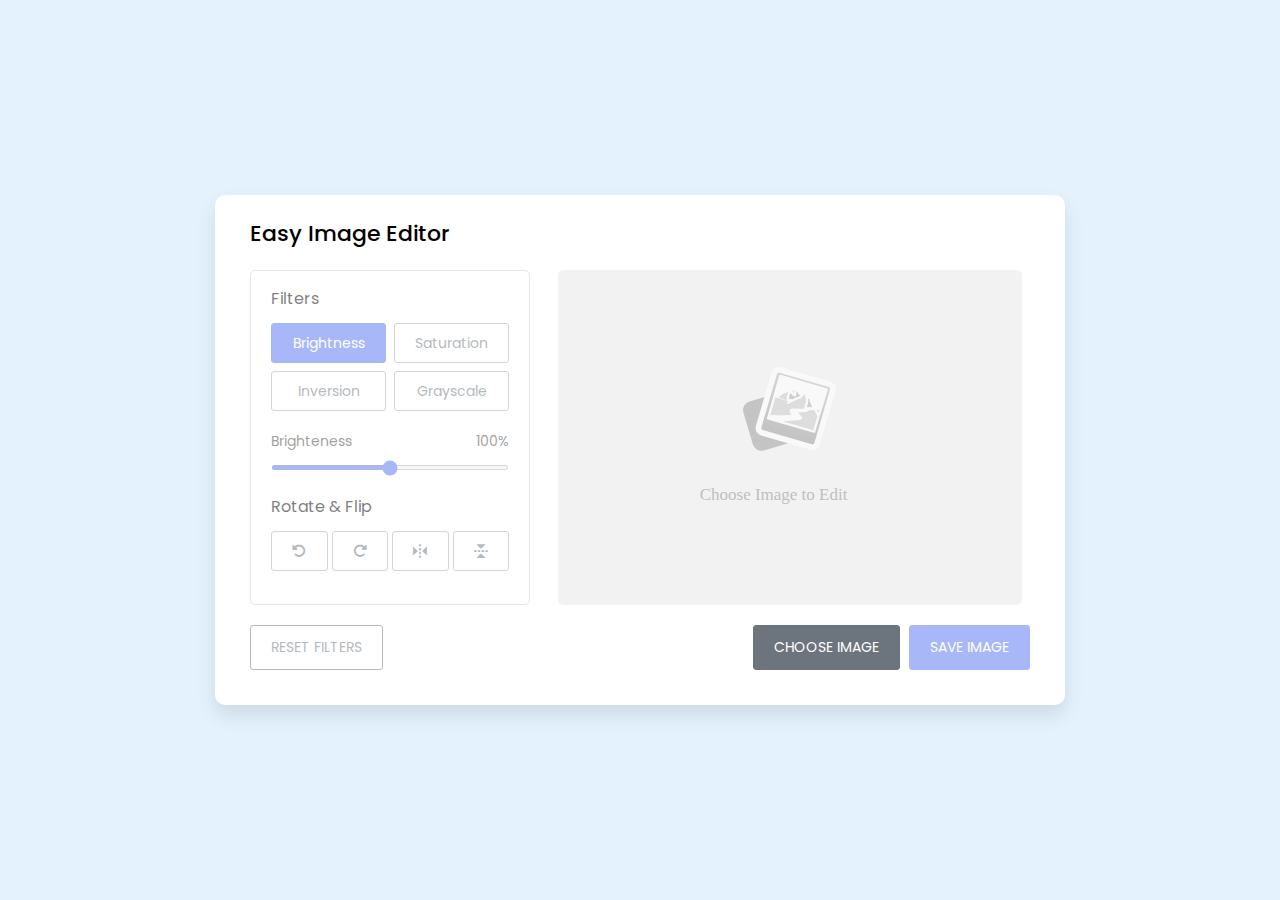
<file: Image-editor/index.html>
<!DOCTYPE html>
<html lang="en" dir="ltr">
  <head>
    <meta charset="utf-8">
    <title>Image Editor JavaScript | CodingNepal</title>
    <link rel="stylesheet" href="style.css">
    <meta name="viewport" content="width=device-width, initial-scale=1.0">
    <link rel="stylesheet" href="https://unpkg.com/boxicons@2.1.2/css/boxicons.min.css">
    <link rel="stylesheet" href="https://cdnjs.cloudflare.com/ajax/libs/font-awesome/6.1.1/css/all.min.css"/>
  </head>
  <body>
    <div class="container disable">
        <h2>Easy Image Editor</h2>
        <div class="wrapper">
            <div class="editor-panel">
                <div class="filter">
                    <label class="title">Filters</label>
                    <div class="options">
                        <button id="brightness" class="active">Brightness</button>
                        <button id="saturation">Saturation</button>
                        <button id="inversion">Inversion</button>
                        <button id="grayscale">Grayscale</button>
                    </div>
                    <div class="slider">
                        <div class="filter-info">
                            <p class="name">Brighteness</p>
                            <p class="value">100%</p>
                        </div>
                        <input type="range" value="100" min="0" max="200">
                    </div>
                </div>
                <div class="rotate">
                    <label class="title">Rotate & Flip</label>
                    <div class="options">
                        <button id="left"><i class="fa-solid fa-rotate-left"></i></button>
                        <button id="right"><i class="fa-solid fa-rotate-right"></i></button>
                        <button id="horizontal"><i class='bx bx-reflect-vertical'></i></button>
                        <button id="vertical"><i class='bx bx-reflect-horizontal' ></i></button>
                    </div>
                </div>
            </div>
            <div class="preview-img">
                <img src="image-placeholder.svg" alt="preview-img">
            </div>
        </div>
        <div class="controls">
            <button class="reset-filter">Reset Filters</button>
            <div class="row">
                <input type="file" class="file-input" accept="image/*" hidden>
                <button class="choose-img">Choose Image</button>
                <button class="save-img">Save Image</button>
            </div>
        </div>
    </div>

    <script src="script.js"></script>
    
  </body>
</html>
</file>
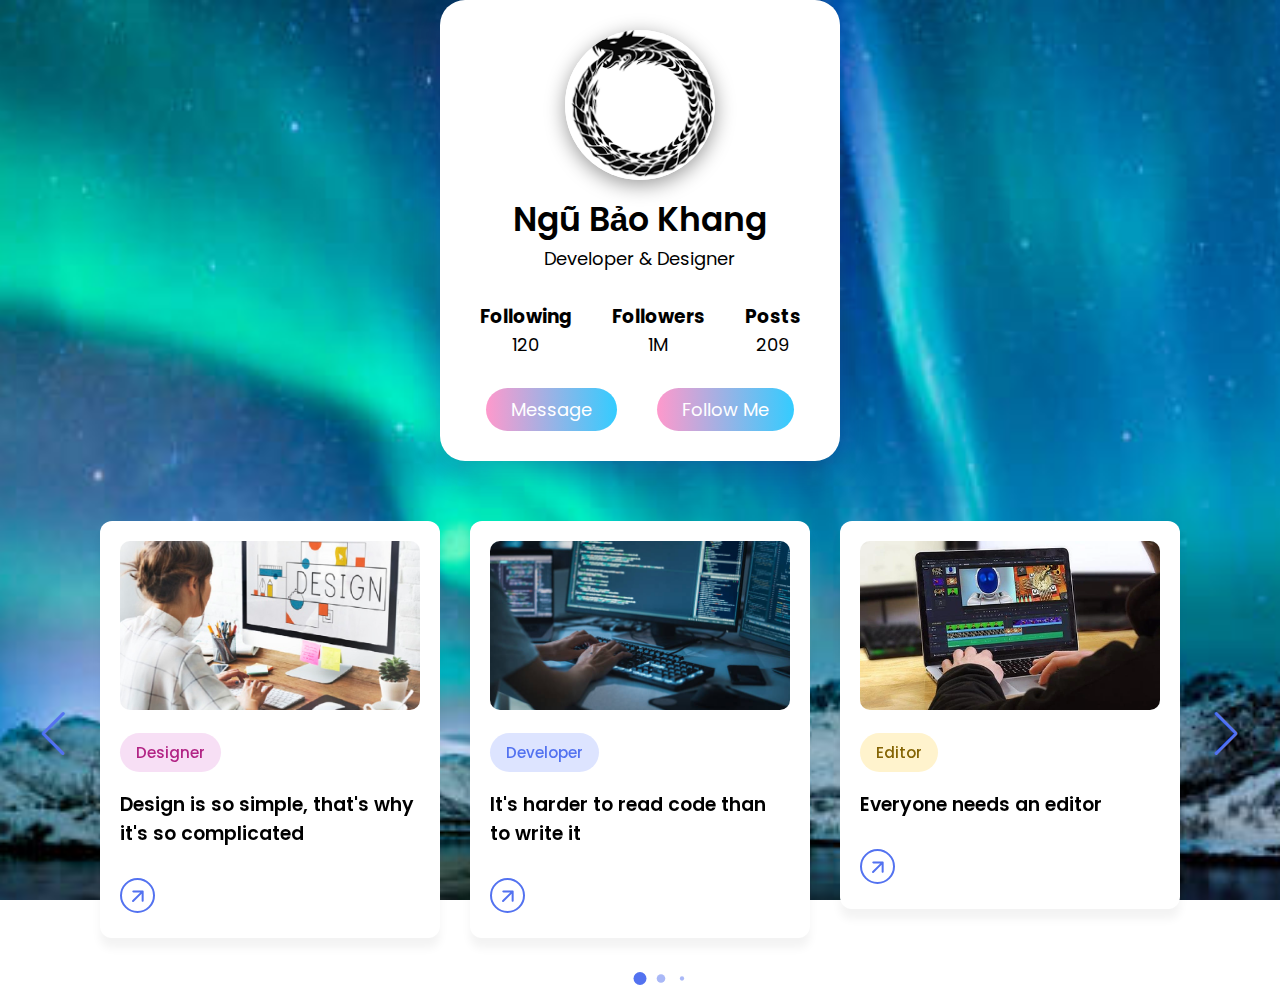
<file: Profile/index.html>
<!DOCTYPE html>
<html lang="en">
<head>
  <meta charset="UTF-8">
  <meta name="viewport" content="width=device-width, initial-scale=1.0">
  <title>Card Slider HTML & CSS | CodingNepal</title>
  <!-- Linking Google fonts for icons -->
  <link rel="stylesheet" href="https://fonts.googleapis.com/css2?family=Material+Symbols+Rounded:opsz,wght,FILL,GRAD@24,400,0,0" />
  <!-- Linking SwiperJS CSS -->
  <link rel="stylesheet" href="https://cdn.jsdelivr.net/npm/swiper@11/swiper-bundle.min.css">
  <link rel="stylesheet" href="style.css">
</head>
<body>
  <!-- Profile Card Section (from User Profile Card) -->
  <section class="main">
    <div class="profile-card">
      <div class="image">
        <img src="Ouroboros.png" alt="Ảnh đại diện" class="profile-pic">
      </div>
      <div class="data">
        <h2>Ngũ Bảo Khang</h2>
        <span>Developer & Designer</span>
      </div>
      <div class="row">
        <div class="info">
          <h3>Following</h3>
          <span>120</span>
        </div>
        <div class="info">
          <h3>Followers</h3>
          <span>1M</span>
        </div>
        <div class="info">
          <h3>Posts</h3>
          <span>209</span>
        </div>
      </div>
      <div class="buttons">
        <a href="#" class="btn" target="_blank">Message</a>
        <a href="#" class="btn" target="_blank">Follow Me</a>
      </div>
    </div>
  </section>
  <!-- End Profile Card Section -->

  <!-- Card Slider Section: Đặt BÊN DƯỚI profile card -->
  <div class="container swiper">
    <div class="card-wrapper">
      <!-- Card slides container -->
      <ul class="card-list swiper-wrapper">
        <li class="card-item swiper-slide">
          <a href="#" class="card-link">
            <img src="designer.png" alt="Card Image" class="card-image">
            <p class="badge badge-designer">Designer</p>
            <h2 class="card-title">Design is so simple, that's why it's so complicated</h2>
            <button class="card-button material-symbols-rounded">arrow_forward</button>
          </a>
        </li>
        <li class="card-item swiper-slide">
          <a href="#" class="card-link">
            <img src="developer.png" alt="Card Image" class="card-image">
            <p class="badge badge-developer">Developer</p>
            <h2 class="card-title">It's harder to read code than to write it</h2>
            <button class="card-button material-symbols-rounded">arrow_forward</button>
          </a>
        </li>
        <li class="card-item swiper-slide">
          <a href="#" class="card-link">
            <img src="editor.png" alt="Card Image" class="card-image">
            <p class="badge badge-editor">Editor</p>
            <h2 class="card-title">Everyone needs an editor</h2>
            <button class="card-button material-symbols-rounded">arrow_forward</button>
          </a>
        </li>
        <li class="card-item swiper-slide">
          <a href="#" class="card-link">
            <img src="tester.png" alt="Card Image" class="card-image">
            <p class="badge badge-editor">Tester</p>
            <h2 class="card-title">Testing is a sport like hunting, it's bughunting</h2>
            <button class="card-button material-symbols-rounded">arrow_forward</button>
          </a>
        </li>
      </ul>

      <!-- Pagination -->
      <div class="swiper-pagination"></div>

      <!-- Navigation Buttons -->
      <div class="swiper-slide-button swiper-button-prev"></div>
      <div class="swiper-slide-button swiper-button-next"></div>
    </div>
  </div>

  <!-- Linking SwiperJS script -->
  <script src="https://cdn.jsdelivr.net/npm/swiper@11/swiper-bundle.min.js"></script>

  <!-- Linking custom script -->
  <script src="script.js"></script>
</body>
</html>
</file>
<file: Image-editor/style.css>
/* Import Google font - Poppins */
@import url('https://fonts.googleapis.com/css2?family=Poppins:wght@400;500;600&display=swap');
*{
  margin: 0;
  padding: 0;
  box-sizing: border-box;
  font-family: 'Poppins', sans-serif;
}
body{
  display: flex;
  padding: 10px;
  min-height: 100vh;
  align-items: center;
  justify-content: center;
  background: #E3F2FD;
}
.container{
  width: 850px;
  padding: 30px 35px 35px;
  background: #fff;
  border-radius: 10px;
  box-shadow: 0 10px 20px rgba(0,0,0,0.1);
}
.container.disable .editor-panel,
.container.disable .controls .reset-filter,
.container.disable .controls .save-img{
  opacity: 0.5;
  pointer-events: none;
}
.container h2{
  margin-top: -8px;
  font-size: 22px;
  font-weight: 500;
}
.container .wrapper{
  display: flex;
  margin: 20px 0;
  min-height: 335px;
}
.wrapper .editor-panel{
  padding: 15px 20px;
  width: 280px;
  border-radius: 5px;
  border: 1px solid #ccc;
}
.editor-panel .title{
  display: block;
  font-size: 16px;
  margin-bottom: 12px;
}
.editor-panel .options, .controls{
  display: flex;
  flex-wrap: wrap;
  justify-content: space-between;
}
.editor-panel button{
  outline: none;
  height: 40px;
  font-size: 14px;
  color: #6C757D;
  background: #fff;
  border-radius: 3px;
  margin-bottom: 8px;
  border: 1px solid #aaa;
}
.editor-panel .filter button{
  width: calc(100% / 2 - 4px);
}
.editor-panel button:hover{
  background: #f5f5f5;
}
.filter button.active{
  color: #fff;
  border-color: #5372F0;
  background: #5372F0;
}
.filter .slider{
  margin-top: 12px;
}
.filter .slider .filter-info{
  display: flex;
  color: #464646;
  font-size: 14px;
  justify-content: space-between;
}
.filter .slider input{
  width: 100%;
  height: 5px;
  accent-color: #5372F0;
}
.editor-panel .rotate{
  margin-top: 17px;
}
.editor-panel .rotate button{
  display: flex;
  align-items: center;
  justify-content: center;
  width: calc(100% / 4 - 3px);
}
.rotate .options button:nth-child(3),
.rotate .options button:nth-child(4){
  font-size: 18px;
}
.rotate .options button:active{
  color: #fff;
  background: #5372F0;
  border-color: #5372F0;
}
.wrapper .preview-img{
  flex-grow: 1;
  display: flex;
  overflow: hidden;
  margin-left: 20px;
  border-radius: 5px;
  align-items: center;
  justify-content: center;
}
.preview-img img{
  max-width: 490px;
  max-height: 335px;
  width: 100%;
  height: 100%;
  object-fit: contain;
}
.controls button{
  padding: 11px 20px;
  font-size: 14px;
  border-radius: 3px;
  outline: none;
  color: #fff;
  cursor: pointer;
  background: none;
  transition: all 0.3s ease;
  text-transform: uppercase;
}
.controls .reset-filter{
  color: #6C757D;
  border: 1px solid #6C757D;
}
.controls .reset-filter:hover{
  color: #fff;
  background: #6C757D;
}
.controls .choose-img{
  background: #6C757D;
  border: 1px solid #6C757D;
}
.controls .save-img{
  margin-left: 5px;
  background: #5372F0;
  border: 1px solid #5372F0;
}

@media screen and (max-width: 760px) {
  .container{
    padding: 25px;
  }
  .container .wrapper{
    flex-wrap: wrap-reverse;
  }
  .wrapper .editor-panel{
    width: 100%;
  }
  .wrapper .preview-img{
    width: 100%;
    margin: 0 0 15px;
  }
}

@media screen and (max-width: 500px) {
  .controls button{
    width: 100%;
    margin-bottom: 10px;
  }
  .controls .row{
    width: 100%;
  }
  .controls .row .save-img{
    margin-left: 0px;
  }
}
</file>
<file: Profile/style.css>
@import url('https://fonts.googleapis.com/css2?family=Poppins:wght@200;300;400;500&display=swap');
@import url('https://fonts.googleapis.com/css2?family=Inter:opsz,wght@14..32,100..900&display=swap');
*{
  margin: 0;
  padding: 0;
  box-sizing: border-box;
  font-family: 'Poppins', sans-serif;
}
body {
  background: url('Nothernlights.png') no-repeat center center fixed;
  background-size: cover;
  min-height: 100vh;
  margin: 0;
  display: flex;
  flex-direction: column;
  align-items: center;
  justify-content: center;
}
.main{
  width: 100%;
  display: flex;
  flex-direction: column;
  align-items: center;
  justify-content: center;
  background: none;
  margin-bottom: 40px;
}
.profile-card{
  background: #fff;
  border-radius: 25px;
  box-shadow: 0 8px 32px 0 rgba(31, 38, 135, 0.37);
  padding: 30px;
  max-width: 400px;
  width: 100%;
  display: flex;
  flex-direction: column;
  align-items: center;
  opacity: 1;
}
.image{
  position: relative;
  height: 150px;
  width: 150px;
}
.image .profile-pic{
  width: 100%;
  height: 100%;
  object-fit: cover;
  border-radius: 50%;
  box-shadow: 0 5px 20px rgba(0,0,0,0.4);
}
.data{
  display: flex;
  flex-direction: column;
  align-items: center;
  margin-top: 15px;
}
.data h2{
  font-size: 33px;
  font-weight: 600;
}
span{
  font-size: 18px;
}
.row{
  display: flex;
  align-items: center;
  margin-top: 30px;
}
.row .info{
  text-align: center;
  padding: 0 20px;
}
.buttons{
  display: flex;
  align-items: center;
  margin-top: 30px;
}
.buttons .btn{
  color: #fff;
  text-decoration: none;
  margin: 0 20px;
  padding: 8px 25px;
  border-radius: 25px;
  font-size: 18px;
  white-space: nowrap;
  background: linear-gradient(to left, #33ccff 0%, #ff99cc 100%);
}
.buttons .btn:hover{
  box-shadow: inset 0 5px 20px rgba(0,0,0,0.4);
}
.card-wrapper {
max-width: 1100px;
margin: 0 60px 35px;
padding: 20px 10px;
overflow: hidden;
}
.card-list .card-item {
list-style: none;
}
.card-list .card-item .card-link {
display: block;
background: #fff;
padding: 18px;
user-select: none;
border-radius: 12px;
text-decoration: none;
border: 2px solid transparent;
box-shadow: 0 10px 10px rgba(0, 0, 0, 0.05);
transition: 0.2s ease;
}
.card-list .card-item .card-link:active {
cursor: grabbing;
}
.card-list .card-item .card-link:hover {
border-color: #5372F0;
}
.card-list .card-link .card-image {
width: 100%;
border-radius: 10px;
aspect-ratio: 16 / 9;
object-fit: cover;
}
.card-list .card-link .badge {
color: #5372F0;
width: fit-content;
padding: 8px 16px;
font-size: 0.95rem;
border-radius: 50px;
font-weight: 500;
background: #DDE4FF;
margin: 16px 0 18px;
}
.card-list .card-link .badge-designer {
color: #B22485;
background: #F7DFF5;
}
.card-list .card-link .badge-marketer {
 color: #B25A2B;
background: #FFE3D2;
}
.card-list .card-link .badge-gamer {
color: #205C20;
background: #D6F8D6;
}
.card-list .card-link .badge-editor {
color: #856404;
background: #fff3cd;
}
.card-list .card-link .card-title {
color: #000;
font-size: 1.19rem;
font-weight: 600;
}
.card-list .card-link .card-button {
height: 35px;
width: 35px;
color: #5372F0;
margin: 30px 0 5px;
background: none;
cursor: pointer;
border-radius: 50%;
border: 2px solid #5372F0;
transform: rotate(-45deg);
transition: 0.4s ease;
}
.card-list .card-link:hover .card-button {
color: #fff;
background: #5372F0;
}
.card-wrapper .swiper-pagination-bullet {
height: 13px;
width: 13px;
opacity: 0.5;
background: #5372F0;
}
.card-wrapper .swiper-pagination-bullet-active {
opacity: 1;
}
.card-wrapper .swiper-slide-button {
color: #5372F0;
margin-top: -35px;
}
/* Responsive media query code for small screens */
@media (max-width: 768px) {
.card-wrapper {
margin: 0 10px 25px;
}
.card-wrapper .swiper-slide-button {
display: none;
}
}
.container.swiper {
  display: flex;
  flex-direction: column;
  align-items: center;
  justify-content: center;
}
</file>
